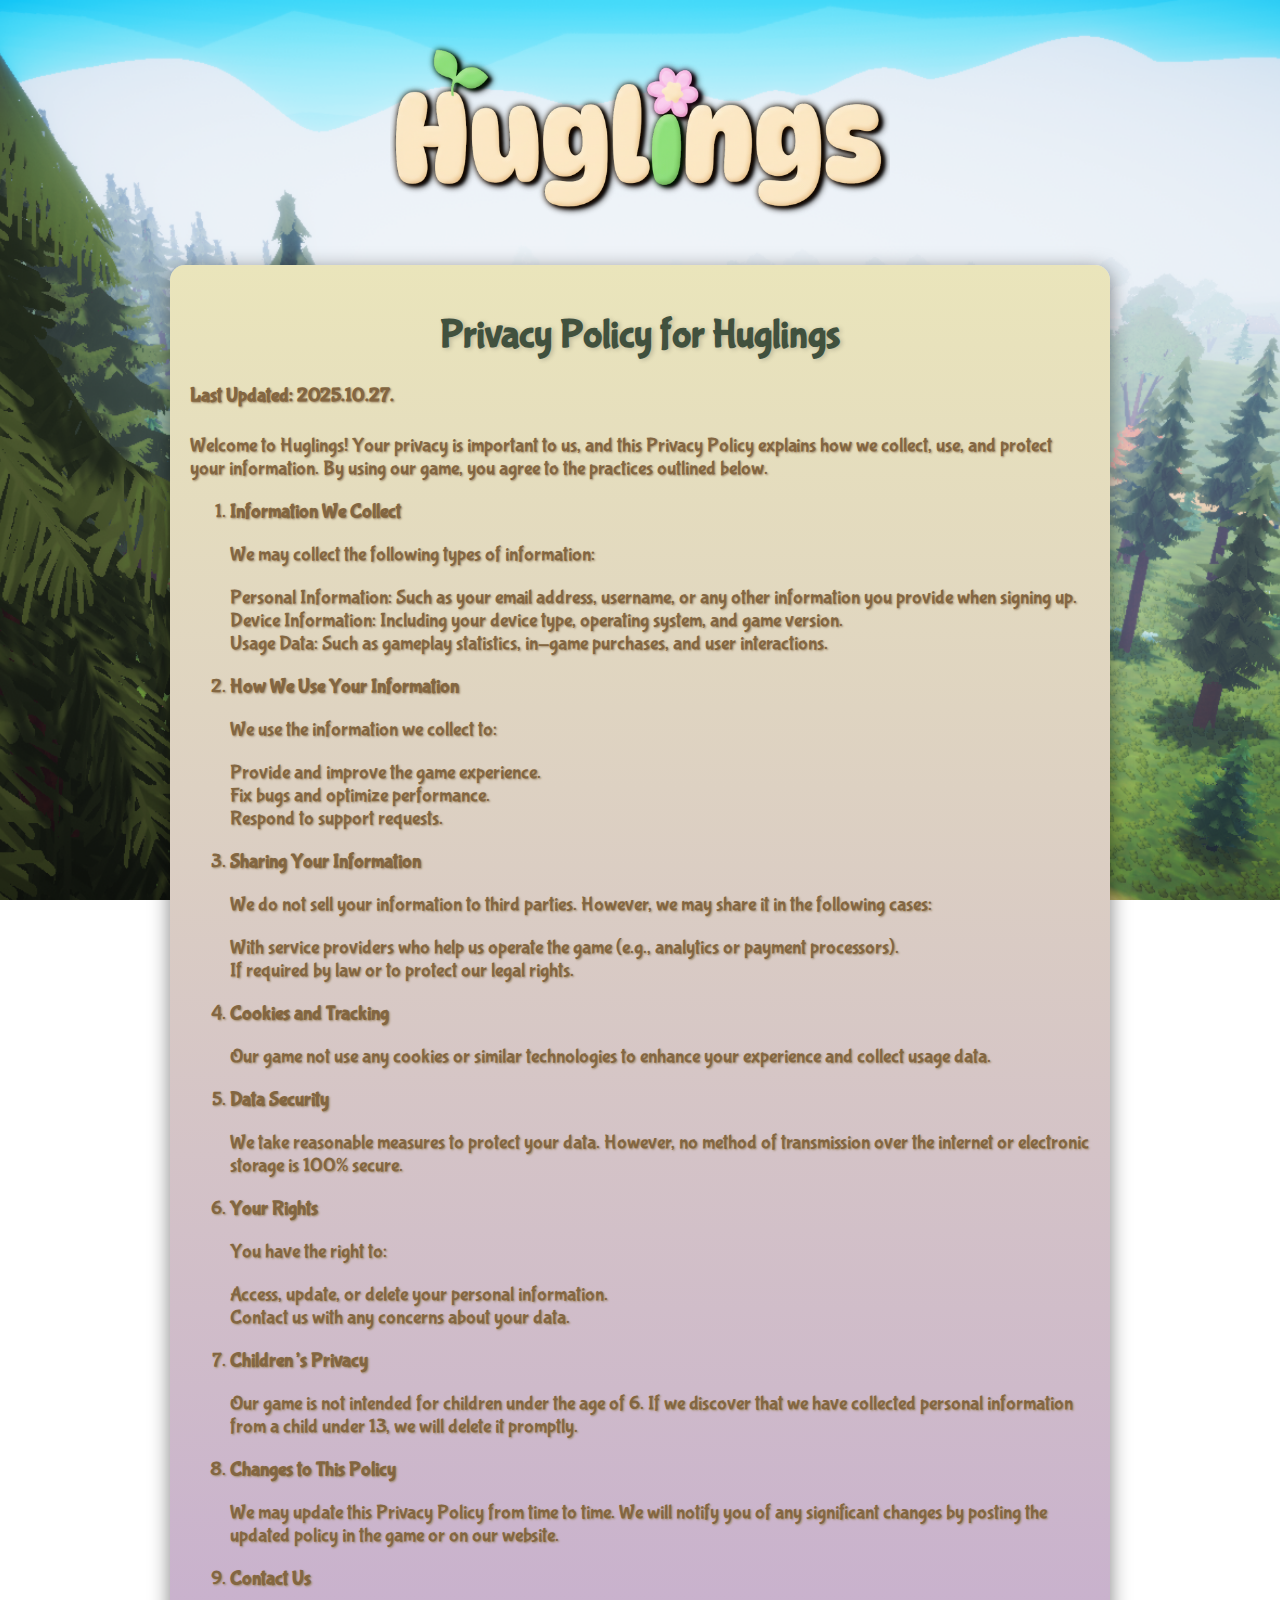
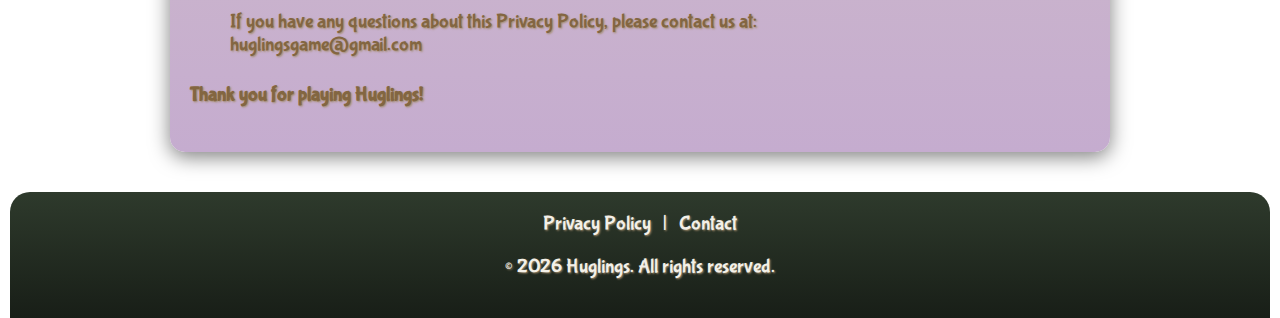
<file: privacy.html>
<!DOCTYPE html>
<html lang="en">
<head>
  <meta charset="UTF-8">
  <meta name="viewport" content="width=device-width, initial-scale=1.0">
  <title>Huglings</title>
   <link rel="icon" type="image/png" href="photos/huglingsGameIcon.png">
  <link rel="preconnect" href="https://fonts.googleapis.com">
  <link rel="preconnect" href="https://fonts.gstatic.com" crossorigin>
  <link href="https://fonts.googleapis.com/css2?family=Bubblegum+Sans&display=swap" rel="stylesheet">
  <link rel="stylesheet" href="style.css">
  <link href="https://fonts.googleapis.com/css2?family=Quicksand:wght@400;600&display=swap" rel="stylesheet">
</head>
<body>
<header>
  <a href="index.html"><img src="photos/logo.png" alt="Huglings Logo" class="logo"></a>
</header>

<main>
  <section class="privacy">
    <h1 class="privacyh1">Privacy Policy for Huglings</h1>
    <h4>Last Updated: 2025.10.27.</h4>

    <p>Welcome to Huglings! Your privacy is important to us, and this Privacy Policy explains how we collect, use, and protect your information. By using our game, you agree to the practices outlined below.</p>

    <ol>
      <li>
        <p class="priv-label">Information We Collect</p>
        <p>We may collect the following types of information:</p>
        <p>Personal Information: Such as your email address, username, or any other information you provide when signing up.<br>
          Device Information: Including your device type, operating system, and game version.<br>
          Usage Data: Such as gameplay statistics, in-game purchases, and user interactions.</p>
      </li>
      <li>
        <p class="priv-label">How We Use Your Information</p>
        <p>We use the information we collect to:</p>
        <p>Provide and improve the game experience. <br>
          Fix bugs and optimize performance.<br>
          Respond to support requests.</p>
      </li>
      <li>
        <p class="priv-label">Sharing Your Information</p>
        <p>We do not sell your information to third parties. However, we may share it in the following cases:</p>
        <p> With service providers who help us operate the game (e.g., analytics or payment processors). <br>
          If required by law or to protect our legal rights.</p>
      </li>
      <li>
        <p class="priv-label">Cookies and Tracking</p>
        <p>Our game not use any cookies or similar technologies to enhance your experience and collect usage data.</p>
      </li>
      <li>
        <p class="priv-label">Data Security</p>
        <p>We take reasonable measures to protect your data. However, no method of transmission over the internet or electronic storage is 100% secure.</p>
      </li>
      <li>
        <p class="priv-label">Your Rights</p>
        <p>You have the right to:</p>
        <p>Access, update, or delete your personal information. <br>
          Contact us with any concerns about your data.</p>
      </li>
      <li>
        <p class="priv-label">Children’s Privacy</p>
        <p>Our game is not intended for children under the age of 6. If we discover that we have collected personal information from a child under 13, we will delete it promptly.</p>
      </li>
      <li>
        <p class="priv-label">Changes to This Policy</p>
        <p>We may update this Privacy Policy from time to time. We will notify you of any significant changes by posting the updated policy in the game or on our website.</p>
      </li>
      <li>
        <p class="priv-label">Contact Us</p>
        <p>If you have any questions about this Privacy Policy, please contact us at: <br>
          huglingsgame@gmail.com</p>
      </li>
    </ol>

    <h4>Thank you for playing Huglings!</h4>
    </div>
  </section>
</main>

<footer>
  <div class="footer-links">
    <a href="#">Privacy Policy</a> |
    <a href="mailto:contact@huglings.com">Contact</a>
  </div>
  <p>© 2026 Huglings. All rights reserved.</p>
</footer>

<script src="backengine.js"></script>
</body>
</html>
</file>
<file: style.css>
html {
    font-size: clamp(18px, 2.5vw, 20px);
    scroll-behavior: smooth;
}

body {
    font-family: "Bubblegum Sans", sans-serif;
    font-weight: 200;
    font-style: normal;
    margin: 0 auto;
    max-width: 100%;
    padding: 0 10px; /* kis oldalsó margó mobilon */
    background: linear-gradient(to bottom, #678166, #3a5038);
    background-image: url(photos/background.png);
    background-repeat: no-repeat;
    background-position: center center;
    background-size: cover;
    background-attachment: fixed;

    color: #836641;
    text-shadow: 1px 1px 2px rgb(163, 141, 109);
    display: flex;
    flex-direction: column;
    align-items: center;
    text-align: center;
    box-sizing: border-box;
}

.bg {
    position: fixed;
    top: 0;
    left: 0;
    width: 100%;
    height: 120vh; /* van "tartalék" lefelé */
    
    background-image: url("photos/background.png");
    background-repeat: no-repeat;
    background-position: center top;
    background-size: cover;

    z-index: -1;
    will-change: transform;
}

.content {
    min-height: 200vh; /* csak hogy legyen scroll */
}

main, .description, .developers, .privacy {
    margin: 0 auto;
}

/* =======================
   HEADER
======================= */
header .logo {
    width: 500px;
    max-width: 80vw; /* kisebb képernyőkön arányosan csökken */
    margin: 20px 0;
    border-radius: 15px;
}

.logo {
    transition: transform 0.3s, filter 0.3s;
}

.logo:hover {
    transform: scale(1.1);
}

/* =======================
   SOCIAL IKONOK
======================= */
.socials {
    display: flex;
    flex-wrap: wrap; /* kis képernyőn több sorba törik */
    gap: 30px;
    justify-content: center;
    margin: 20px auto 30px;
    width: 100%;
    max-width: 700px;
}

.socials img {
    width: 37px;
    height: 37px;

    filter:
        invert(33%)
        sepia(28%)
        saturate(400%)
        hue-rotate(80deg)
        brightness(100%)
        contrast(80%);

    transition: transform 0.3s, filter 0.3s;
}

.socials img:hover {
    transform: scale(1.2);
    filter: invert(80%) sepia(30%) hue-rotate(60deg);
}

/* =======================
   LEÍRÁS
======================= */
.description {
    color: #836641;
    max-width: 900px;
    padding: 20px;
    background:linear-gradient(to bottom, #eae5bb, #c5accf);
    border-radius: 15px;
    margin-bottom: 40px;
    box-shadow: 0 5px 20px rgba(0,0,0,0.5);
}

.privacy {
    text-align: left;
    color: #836641;
    max-width: 900px;
    padding: 20px;
    background:linear-gradient(to bottom, #eae5bb, #c5accf);
    border-radius: 15px;
    margin-bottom: 40px;
    box-shadow: 0 5px 20px rgba(0,0,0,0.5);
}

.priv-label {
    font-weight: bold;
}

h1, h2 {
    color: cornsilk;
    text-shadow: 3px 1px 3px rgb(78, 68, 47);
}

.description h1,
.description h2,
.developers h1,
.developers h2 {
    color: #4e654c;
    text-shadow: 3px 1px 3px rgb(172, 150, 102);
}

.privacyh1 {
    text-align: center;
    color: #41513e;
    text-shadow: 2px 1px 5px rgba(0,0,0,0.2);
}

ul {
    text-align: left;
    display: inline-block;
}

/* =======================
   TRAILER
======================= */
.trailer iframe {
    width: 100%;
    max-width: 700px;
    aspect-ratio: 16 / 9; /* automatikus méret */
    height: auto;
    border: none;
    border-radius: 10px;
    margin-top: 20px;
}

/* =======================
   SCREENSHOTS
======================= */
.screenshots {
    max-width: 1000px;
    margin-bottom: 50px;
}

.gallery {
    display: grid;
    grid-template-columns: repeat(auto-fit, minmax(250px, 1fr));
    gap: 15px;
}

.gallery img {
    width: 100%;
    border-radius: 15px;
    transition: transform 0.3s ease;
}

.gallery img:hover {
    transform: scale(1.03);
}

/* =======================
   FEJLESZTŐK
======================= */
.developers {
    background: linear-gradient(to bottom, #c8b3d3, #eae5bb);
    padding: 30px;
    border-radius: 15px;
    max-width: 900px;
    margin-bottom: 50px;
    box-shadow: 0 4px 10px rgba(0,0,0,0.1);
}

.dev-logo {
    width: 250px;
    max-width: 80vw;
    margin-bottom: 15px;
    transition: transform 0.3s;
}

.publisher-logo {
    width: 150px;
    max-width: 80vw;
    margin-bottom: 15px;
    transition: transform 0.3s;
}

.dev-pics {
    display: flex;
    flex-wrap: wrap;
    justify-content: center;
    gap: 30px;
}

.dev-card img {
    width: 180px;
    border-radius: 50%;
    object-fit: cover;
    box-shadow: 0 4px 8px rgba(0,0,0,0.2);
    transition: transform 0.3s;
}

.dev-card img:hover {
    transform: scale(1.1);
}

.dev-card p {
    margin-top: 10px;
    font-weight: bold;
}

.dev-logo:hover {
    transform: scale(1.1);
}

.publisher-logo:hover {
    transform: scale(1.1);
}

/* =======================
   FOOTER
======================= */
footer {
    width: 100%;
    background: linear-gradient(to bottom, #2e3a2c, #181e17) ;
    color: #f3f0e8;
    padding: 20px 0;
    border-top-left-radius: 20px;
    border-top-right-radius: 20px;
    text-align: center;
}

.footer-links a {
    color: #f3f0e8;
    text-decoration: none;
    margin: 0 8px;
    transition: color 0.3s;
}

.footer-links a:hover {
    color: #c1d8a9;
}

/* =======================
   RESZPONZIVITÁS
======================= */

/* Tablet nézet (max 900px) */
@media (max-width: 900px) {
    .description, .developers, .privacy {
        padding: 15px;
    }

    .dev-card img {
        width: 130px;
        height: 130px;
    }

    .gallery {
        grid-template-columns: repeat(auto-fit, minmax(200px, 1fr));
    }
}

/* Mobil nézet (max 600px) */
@media (max-width: 600px) {
    header .logo {
        width: 220px;
    }

    .socials img {
        width: 32px;
        height: 32px;
    }

    .gallery {
        grid-template-columns: repeat(2, 1fr);
        gap: 10px;
    }

    .gallery img {
        width: 100%;
        border-radius: 12px;
    }   

    .dev-card img {
        width: 100px;
        height: 100px;
    }

    footer {
        font-size: 0.9em;
        padding: 15px 0;
    }
}

/* =======================
   LIGHTBOX (Képnagyítás)
======================= */
.lightbox {
    position: fixed;
    top: 0;
    left: 0;
    width: 100%;
    height: 100%;
    background: rgba(0,0,0,0.8);
    display: flex;
    align-items: center;
    justify-content: center;
    z-index: 999;
    opacity: 0;
    pointer-events: none;
    transition: opacity 0.3s ease;
}

.lightbox.active {
    opacity: 1;
    pointer-events: auto;
}

.lightbox img {
    max-width: 85%;
    max-height: 80%;
    border-radius: 10px;
    box-shadow: 0 0 20px rgba(255,255,255,0.3);
    transition: transform 0.3s ease;
}

.lightbox img:hover {
    transform: scale(1.02);
}

/* HERO PANEL */
.hero-demo {
  position: relative;
  background: linear-gradient(180deg,  #8bb887 0%,  #436c3f 100%);
  padding: 60px 20px;
  border-radius: 25px;
  margin-bottom: 50px;
  overflow: hidden;
}

/* GLOW EFFECT */
.hero-bg-glow {
  position: absolute;
  width: 500px;
  height: 500px;
  background: radial-gradient(circle, rgba(144, 238, 144, 0.3) 0%, transparent 70%);
  top: -100px;
  left: -100px;
  animation: floatGlow 6s ease-in-out infinite alternate;
  z-index: 0;
}

@keyframes floatGlow {
  0% { transform: translate(0,0); }
  100% { transform: translate(40px,40px); }
}

/* CONTENT */
.hero-content {
  position: relative;
  z-index: 2;
  display: flex;
  flex-wrap: wrap;
  align-items: center;
  justify-content: space-between;
  gap: 40px;
}

/* TEXT */
.hero-text {
  flex: 1;
  min-width: 260px;
  animation: fadeUp 1s ease forwards;
}

.hero-text h2 {
  color: #fffce1;
  font-size: 2.5rem;
  margin-bottom: 15px;
  font-family: 'Bubblegum Sans', cursive;
}

.hero-text p {
  color: #eae5bb;
  margin-bottom: 25px;
  font-size: 1.1rem;
}

/* BUTTON */
.demo-button {
  display: inline-block;
  background: linear-gradient(135deg, #dc78d2, #87dde8);
  color: white;
  padding: 16px 32px;
  border-radius: 14px;
  font-size: 1.2rem;
  text-decoration: none;
  box-shadow: 0 8px 20px rgba(76, 175, 80, 0.3);
  transition: all 0.3s ease;
}

.demo-button:hover {
  transform: translateY(-3px) scale(1.05);
  box-shadow: 0 12px 30px rgba(76, 175, 80, 0.4);
}

/* VIDEO */
.hero-video {
  flex: 1;
  min-width: 300px;
  animation: fadeUp 1.2s ease forwards;
}

.hero-video iframe {
  width: 100%;
  height: 280px;
  border-radius: 20px;
  box-shadow: 0 10px 40px rgba(0,0,0,0.2);
}

/* FADE ANIMATION */
@keyframes fadeUp {
  from {
    opacity: 0;
    transform: translateY(30px);
  }
  to {
    opacity: 1;
    transform: translateY(0);
  }
}

.hero-demo::after {
  content: "";
  position: absolute;
  top: -50%;
  left: -50%;
  width: 200%;
  height: 200%;

  background: linear-gradient(
    120deg,
    transparent 40%,
    rgba(255, 255, 200, 0.4) 50%,
    transparent 60%
  );

  transform: translateX(-100%) translateY(-100%) rotate(10deg);

  animation: shimmerMove 5s linear infinite;

  pointer-events: none;
}

@keyframes shimmerMove {
  0% {
    transform: translateX(-100%) translateY(-100%) rotate(10deg);
  }
  100% {
    transform: translateX(100%) translateY(100%) rotate(10deg);
  }
}

@keyframes cuteBounce {
  0%, 100% {
    transform: translateY(0) scale(1,1);
  }
  10% {
    transform: translateY(-10px) scale(1.05, 0.95);
  }
  20% {
    transform: translateY(0) scale(0.95, 1.05);
  }
  30% {
    transform: translateY(-7px) scale(1.02, 0.98);
  }
  40% {
    transform: translateY(0) scale(1,1);
  }
}

/* gomb animáció */
.demo-button {
  animation: cuteBounce 3s ease-in-out infinite;
}

.demo-button {
  display: inline-block;
  background: linear-gradient(135deg, #dc78d2, #87dde8);
  color: white;
  padding: 16px 32px;
  border-radius: 14px;
  font-size: 1.2rem;
  text-decoration: none;

  transition: transform 0.25s ease, box-shadow 0.25s ease;
}

/* hover növekedés */
.demo-button:hover {
  transform: scale(1.1);
  box-shadow: 0 1px 30px rgba(255, 238, 170, 0.385);
}

.demo-button-wrapper {
  position: relative;
  display: inline-block;
}
</file>
